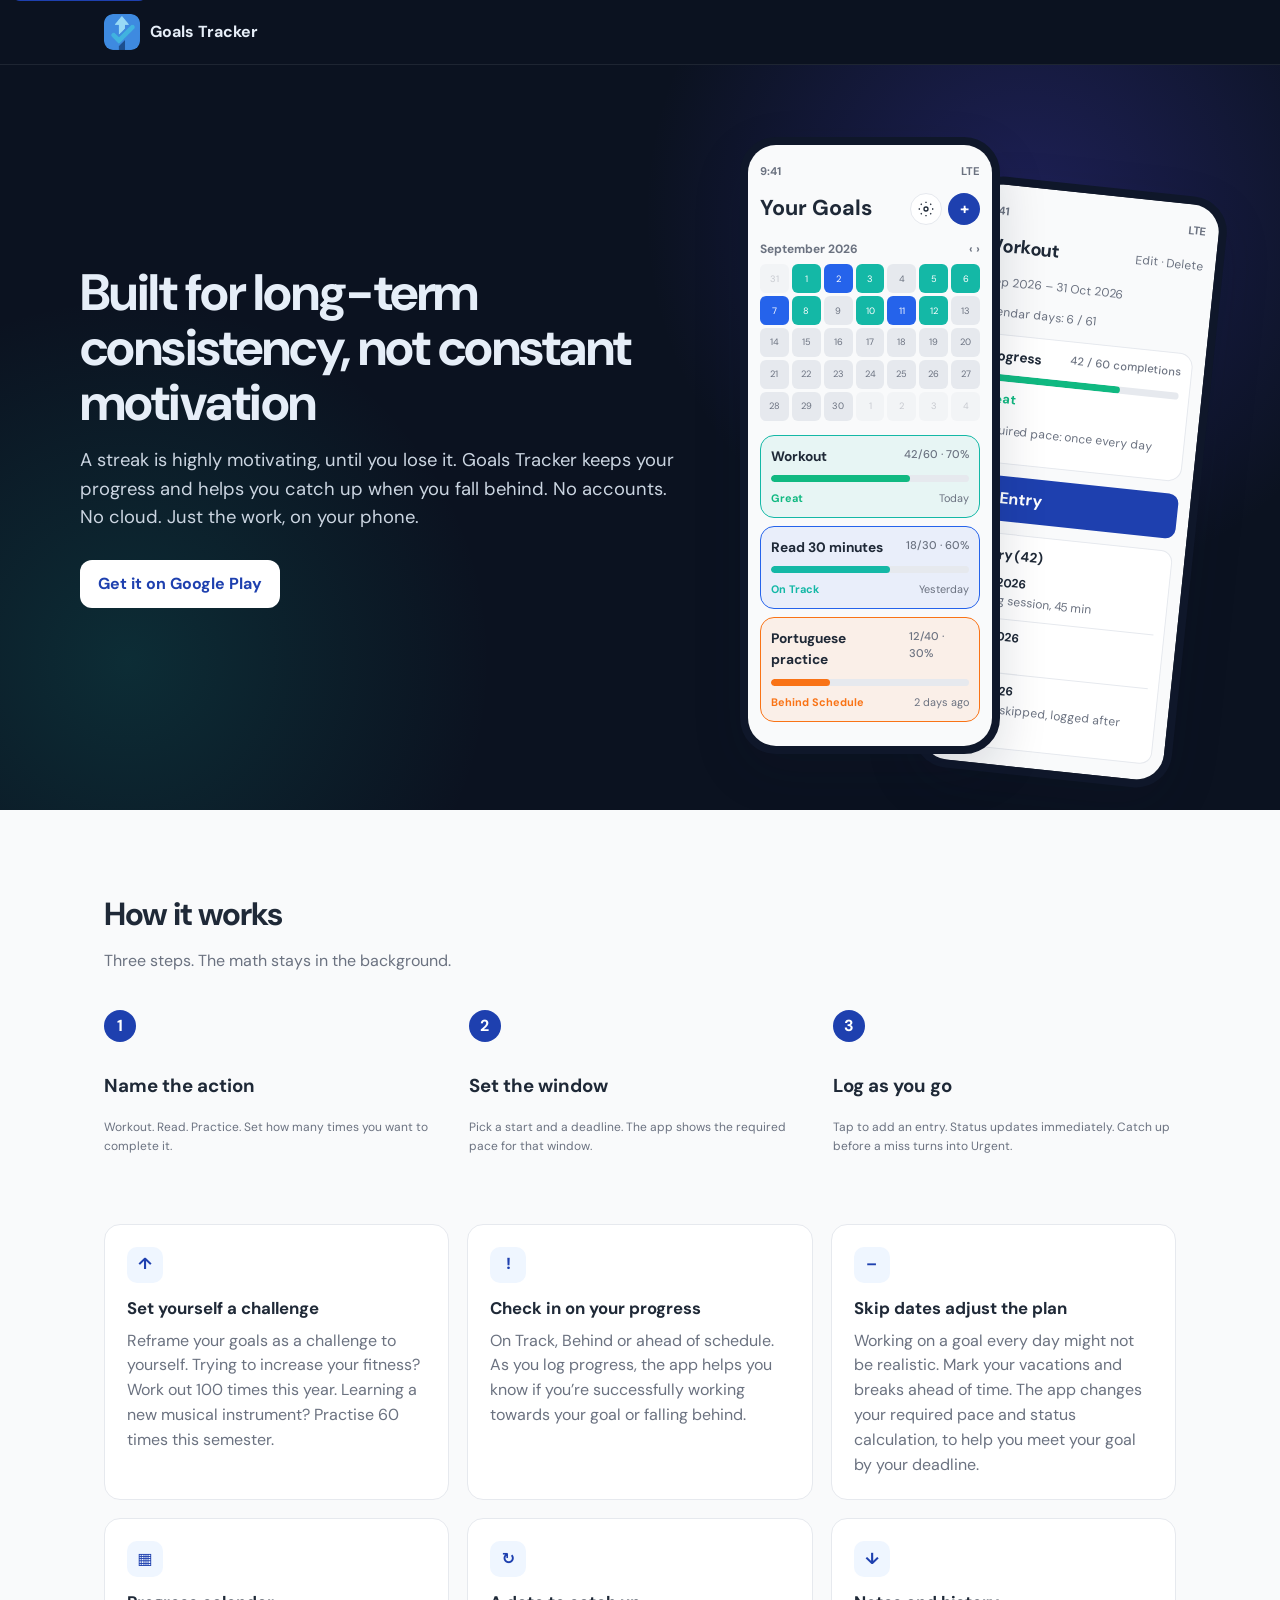
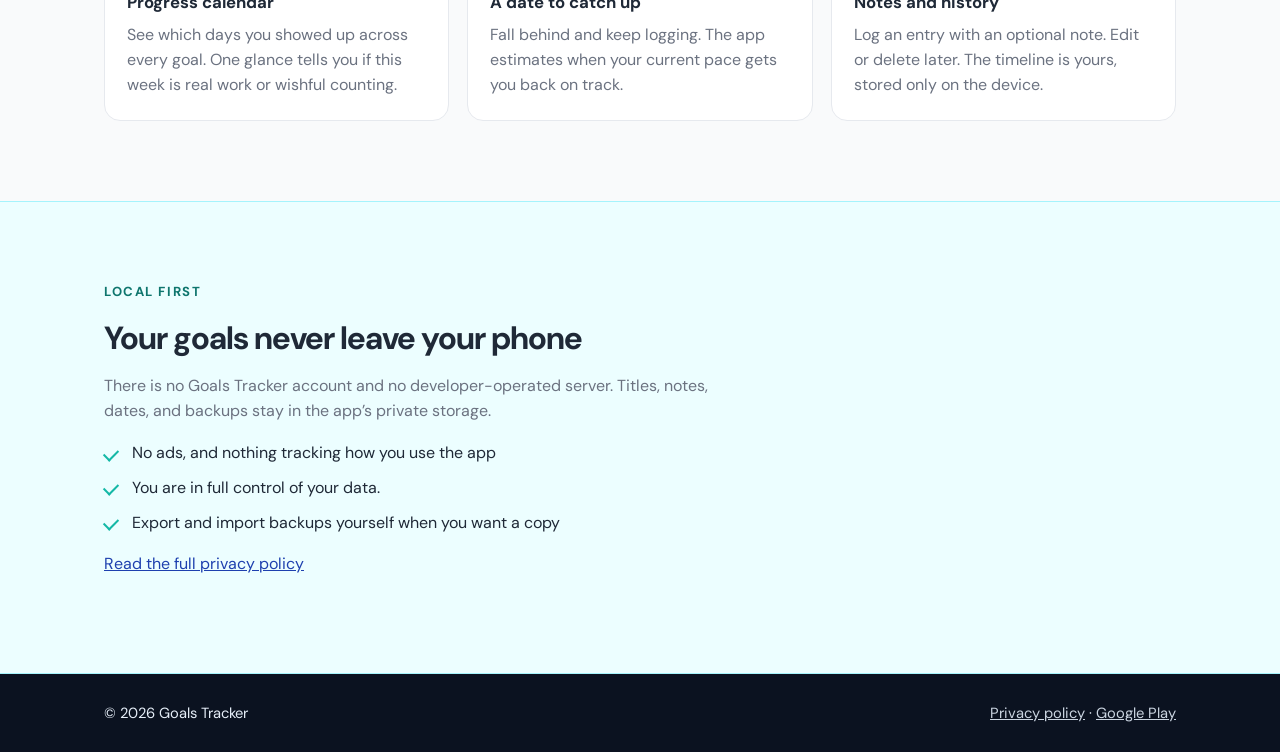
<file: index.html>
<!DOCTYPE html>
<html lang="en">
  <head>
    <meta charset="utf-8" />
    <meta name="viewport" content="width=device-width, initial-scale=1" />
    <title>Goals Tracker: Built for long-term consistency</title>
    <meta
      name="description"
      content="A streak is highly motivating, until you lose it. Goals Tracker keeps your progress and helps you catch up when you fall behind. All data stays on your phone."
    />
    <link rel="canonical" href="https://zepedrodev.github.io/goals-tracker/" />
    <meta property="og:title" content="Goals Tracker" />
    <meta
      property="og:description"
      content="A streak is highly motivating, until you lose it. Goals Tracker keeps your progress and helps you catch up."
    />
    <meta property="og:type" content="website" />
    <meta property="og:url" content="https://zepedrodev.github.io/goals-tracker/" />
    <meta property="og:image" content="https://zepedrodev.github.io/goals-tracker/assets/icon.png" />
    <link rel="icon" href="assets/icon.png" type="image/png" />
    <link rel="apple-touch-icon" href="assets/icon.png" />
    <link rel="preconnect" href="https://fonts.googleapis.com" />
    <link rel="preconnect" href="https://fonts.gstatic.com" crossorigin />
    <link
      href="https://fonts.googleapis.com/css2?family=DM+Sans:ital,opsz,wght@0,9..40,400;0,9..40,500;0,9..40,700;1,9..40,400&display=swap"
      rel="stylesheet"
    />
    <link rel="stylesheet" href="assets/styles.css" />
  </head>
  <body>
    <a class="skip-link" href="#main">Skip to content</a>

    <header class="site-header">
      <nav class="nav" aria-label="Primary">
        <a class="brand" href="./">
          <img src="assets/icon.png" width="36" height="36" alt="" />
          Goals Tracker
        </a>
      </nav>
    </header>

    <main id="main">
      <section class="hero">
        <div class="wrap hero-grid">
          <div>
            <h1>Built for long-term consistency, not constant motivation</h1>
            <p class="lede">
              A streak is highly motivating, until you lose it. Goals Tracker
              keeps your progress and helps you catch up when you fall behind.
              No accounts. No cloud. Just the work, on your phone.
            </p>
            <div class="cta-row">
              <a class="button button-primary" href="https://play.google.com/store/apps/details?id=com.goalstracker.app">
                Get it on Google Play
              </a>
            </div>
          </div>

          <div class="phones" aria-hidden="true">
            <div class="phone phone-home">
              <div class="phone-screen">
                <div class="status-bar"><span>9:41</span><span>LTE</span></div>
                <div class="app-header">
                  <h2>Your Goals</h2>
                  <div class="header-actions">
                    <span class="icon-btn" title="Settings">
                      <svg width="16" height="16" viewBox="0 0 24 24" fill="none" stroke="currentColor" stroke-width="2" aria-hidden="true"><circle cx="12" cy="12" r="3"/><path d="M12 1v2M12 21v2M4.2 4.2l1.4 1.4M18.4 18.4l1.4 1.4M1 12h2M21 12h2M4.2 19.8l1.4-1.4M18.4 5.6l1.4-1.4"/></svg>
                    </span>
                    <span class="add-btn">+</span>
                  </div>
                </div>
                <div class="cal-label"><span>September 2026</span><span>‹ ›</span></div>
                <div class="calendar">
                  <span class="muted">31</span><span class="done">1</span><span class="done-blue">2</span><span class="done">3</span><span>4</span><span class="done">5</span><span class="done">6</span>
                  <span class="done-blue">7</span><span class="done">8</span><span>9</span><span class="done">10</span><span class="done-blue">11</span><span class="done">12</span><span>13</span>
                  <span>14</span><span>15</span><span>16</span><span>17</span><span>18</span><span>19</span><span>20</span>
                  <span>21</span><span>22</span><span>23</span><span>24</span><span>25</span><span>26</span><span>27</span>
                  <span>28</span><span>29</span><span>30</span><span class="muted">1</span><span class="muted">2</span><span class="muted">3</span><span class="muted">4</span>
                </div>
                <article class="goal-card teal">
                  <div class="goal-top">
                    <span>Workout</span>
                    <span class="goal-meta">42/60 · 70%</span>
                  </div>
                  <div class="bar"><i style="width:70%;background:#10b981"></i></div>
                  <div class="goal-foot">
                    <span class="status-great">Great</span>
                    <span>Today</span>
                  </div>
                </article>
                <article class="goal-card blue">
                  <div class="goal-top">
                    <span>Read 30 minutes</span>
                    <span class="goal-meta">18/30 · 60%</span>
                  </div>
                  <div class="bar"><i style="width:60%;background:#14b8a6"></i></div>
                  <div class="goal-foot">
                    <span class="status-track">On Track</span>
                    <span>Yesterday</span>
                  </div>
                </article>
                <article class="goal-card orange">
                  <div class="goal-top">
                    <span>Portuguese practice</span>
                    <span class="goal-meta">12/40 · 30%</span>
                  </div>
                  <div class="bar"><i style="width:30%;background:#f97316"></i></div>
                  <div class="goal-foot">
                    <span class="status-behind">Behind Schedule</span>
                    <span>2 days ago</span>
                  </div>
                </article>
              </div>
            </div>

            <div class="phone phone-detail">
              <div class="phone-screen">
                <div class="status-bar"><span>9:41</span><span>LTE</span></div>
                <div class="detail-title">
                  <h2>Workout</h2>
                  <span class="muted">Edit · Delete</span>
                </div>
                <p class="muted">1 Sep 2026 – 31 Oct 2026</p>
                <p class="muted">Calendar days: 6 / 61</p>
                <div class="goal-card" style="margin-top:12px">
                  <div class="goal-top">
                    <span>Progress</span>
                    <span class="goal-meta">42 / 60 completions</span>
                  </div>
                  <div class="bar"><i style="width:70%;background:#10b981"></i></div>
                  <p class="status-great" style="margin:8px 0 0;font-size:0.8rem">Great</p>
                  <p class="muted">Required pace: once every day</p>
                </div>
                <div class="log-btn">Log Entry</div>
                <div class="history">
                  <h3>History (42)</h3>
                  <p><strong>6 Sep 2026</strong><br /><span class="muted">Morning session, 45 min</span></p>
                  <p><strong>5 Sep 2026</strong><br /><span class="muted">Legs</span></p>
                  <p><strong>3 Sep 2026</strong><br /><span class="muted">Rest day skipped, logged after travel</span></p>
                </div>
              </div>
            </div>
          </div>
        </div>
      </section>

      <section class="section" id="how">
        <div class="wrap">
          <h2>How it works</h2>
          <p class="section-intro">Three steps. The math stays in the background.</p>
          <div class="steps">
            <article>
              <span class="step-num">1</span>
              <h3>Name the action</h3>
              <p class="muted">Workout. Read. Practice. Set how many times you want to complete it.</p>
            </article>
            <article>
              <span class="step-num">2</span>
              <h3>Set the window</h3>
              <p class="muted">Pick a start and a deadline. The app shows the required pace for that window.</p>
            </article>
            <article>
              <span class="step-num">3</span>
              <h3>Log as you go</h3>
              <p class="muted">Tap to add an entry. Status updates immediately. Catch up before a miss turns into Urgent.</p>
            </article>
          </div>
          <div class="features">
            <article class="feature">
              <div class="feature-icon" aria-hidden="true">↑</div>
              <h3>Set yourself a challenge</h3>
              <p>
                Reframe your goals as a challenge to yourself. Trying to
                increase your fitness? Work out 100 times this year. Learning a
                new musical instrument? Practise 60 times this semester.
              </p>
            </article>
            <article class="feature">
              <div class="feature-icon" aria-hidden="true">!</div>
              <h3>Check in on your progress</h3>
              <p>
                On Track, Behind or ahead of schedule. As you log progress, the
                app helps you know if you’re successfully working towards your
                goal or falling behind.
              </p>
            </article>
            <article class="feature">
              <div class="feature-icon" aria-hidden="true">–</div>
              <h3>Skip dates adjust the plan</h3>
              <p>
                Working on a goal every day might not be realistic. Mark your
                vacations and breaks ahead of time. The app changes your
                required pace and status calculation, to help you meet your goal
                by your deadline.
              </p>
            </article>
            <article class="feature">
              <div class="feature-icon" aria-hidden="true">▦</div>
              <h3>Progress calendar</h3>
              <p>
                See which days you showed up across every goal. One glance tells
                you if this week is real work or wishful counting.
              </p>
            </article>
            <article class="feature">
              <div class="feature-icon" aria-hidden="true">↻</div>
              <h3>A date to catch up</h3>
              <p>
                Fall behind and keep logging. The app estimates when your
                current pace gets you back on track.
              </p>
            </article>
            <article class="feature">
              <div class="feature-icon" aria-hidden="true">↓</div>
              <h3>Notes and history</h3>
              <p>
                Log an entry with an optional note. Edit or delete later. The
                timeline is yours, stored only on the device.
              </p>
            </article>
          </div>
        </div>
      </section>

      <section class="section privacy-band" id="privacy-first">
        <div class="wrap privacy-grid">
          <div>
            <p class="kicker" style="color:#0f766e">Local first</p>
            <h2>Your goals never leave your phone</h2>
            <p class="section-intro" style="margin-bottom:18px">
              There is no Goals Tracker account and no developer-operated server.
              Titles, notes, dates, and backups stay in the app’s private storage.
            </p>
            <ul class="checks">
              <li>No ads, and nothing tracking how you use the app</li>
              <li>You are in full control of your data.</li>
              <li>Export and import backups yourself when you want a copy</li>
            </ul>
            <p><a href="privacy/">Read the full privacy policy</a></p>
          </div>
        </div>
      </section>
    </main>

    <footer class="site-footer">
      <div class="wrap footer-row">
        <span>© 2026 Goals Tracker</span>
        <span>
          <a href="privacy/">Privacy policy</a>
          ·
          <a href="https://play.google.com/store/apps/details?id=com.goalstracker.app">Google Play</a>
        </span>
      </div>
    </footer>
  </body>
</html>
</file>
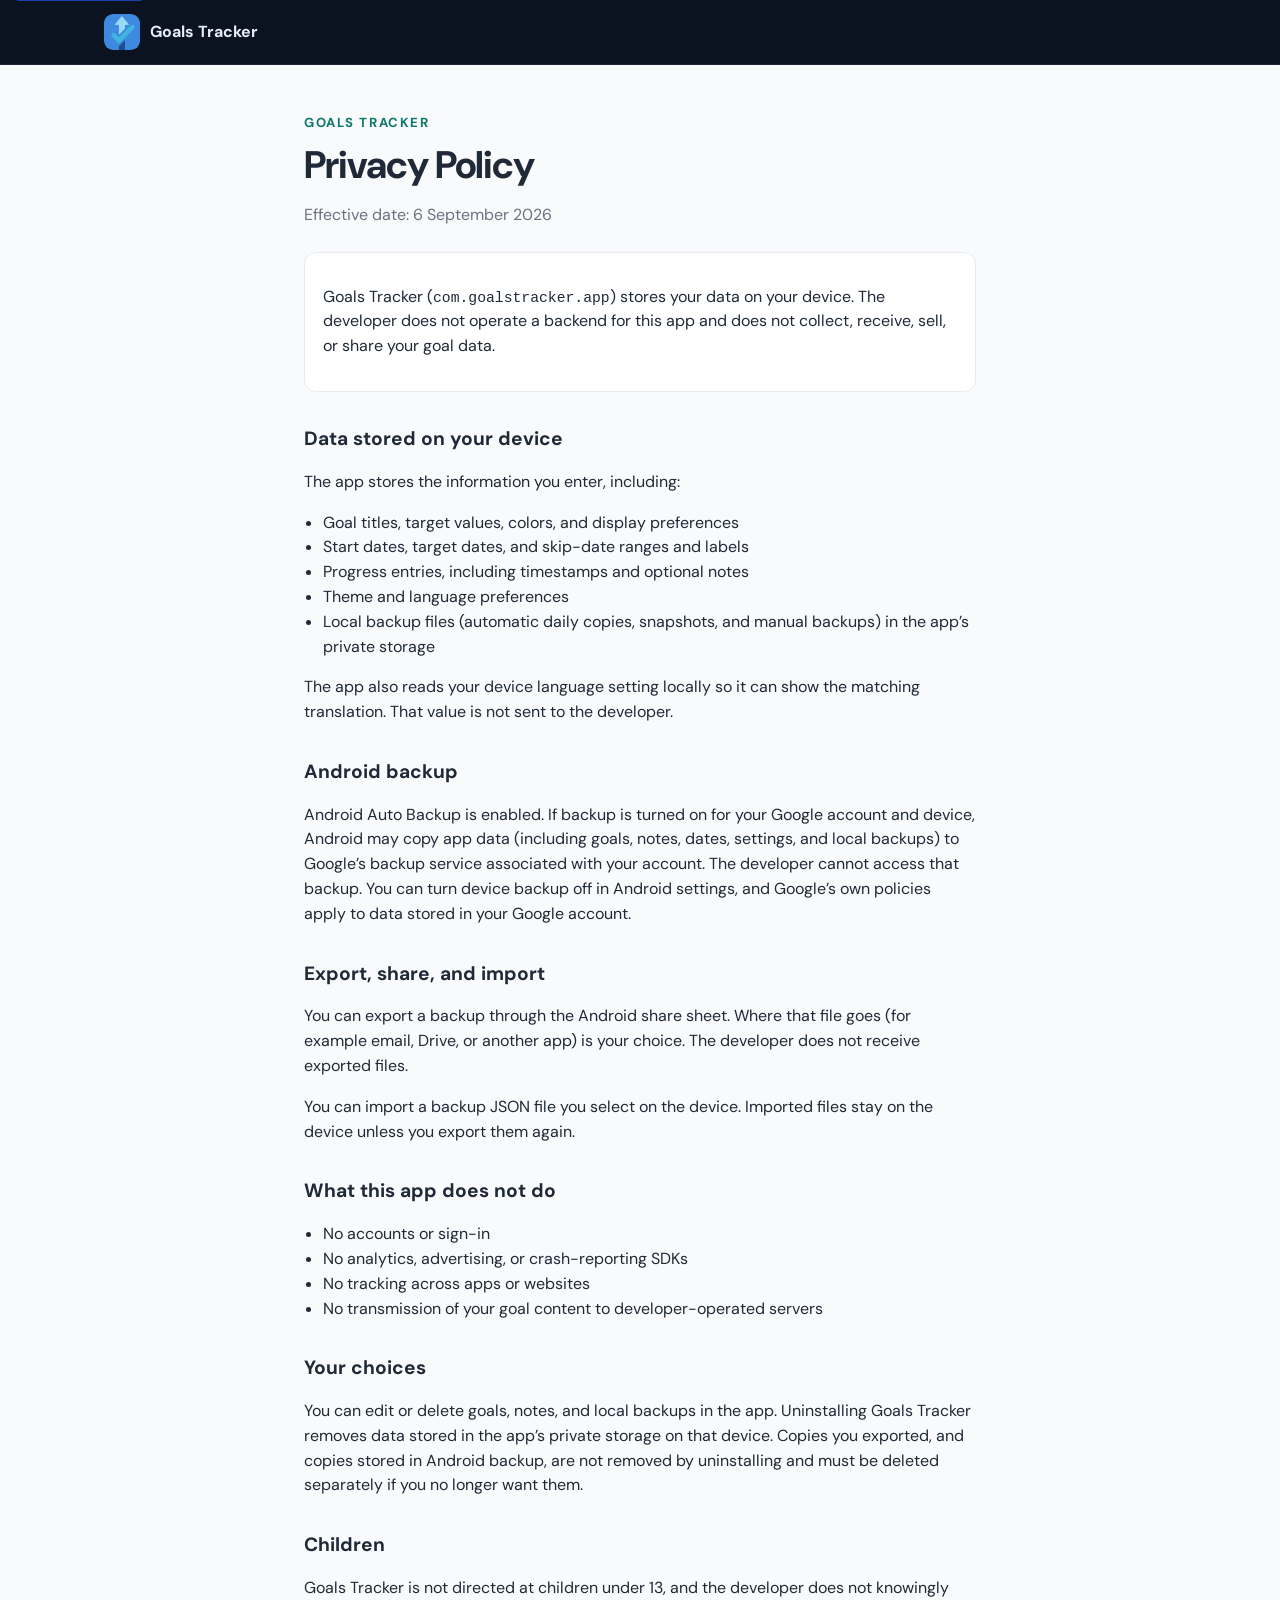
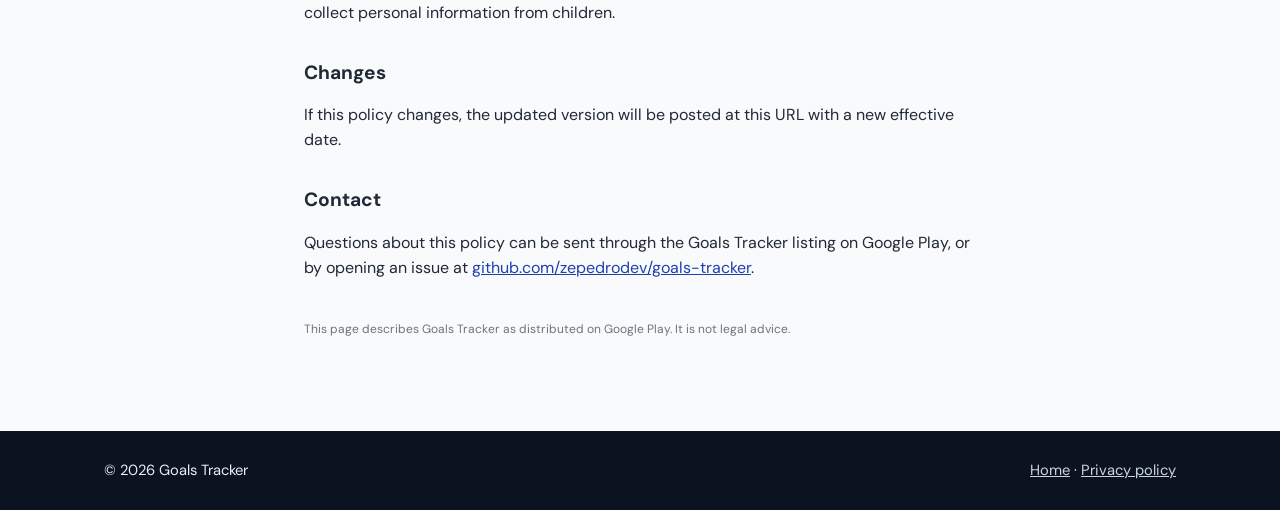
<file: privacy/index.html>
<!DOCTYPE html>
<html lang="en">
  <head>
    <meta charset="utf-8" />
    <meta name="viewport" content="width=device-width, initial-scale=1" />
    <title>Privacy Policy · Goals Tracker</title>
    <meta
      name="description"
      content="Privacy policy for Goals Tracker. Goal data stays on your device. The developer does not operate a backend for this app."
    />
    <link rel="canonical" href="https://zepedrodev.github.io/goals-tracker/privacy/" />
    <link rel="icon" href="../assets/icon.png" type="image/png" />
    <link rel="apple-touch-icon" href="../assets/icon.png" />
    <link rel="preconnect" href="https://fonts.googleapis.com" />
    <link rel="preconnect" href="https://fonts.gstatic.com" crossorigin />
    <link
      href="https://fonts.googleapis.com/css2?family=DM+Sans:ital,opsz,wght@0,9..40,400;0,9..40,500;0,9..40,700;1,9..40,400&display=swap"
      rel="stylesheet"
    />
    <link rel="stylesheet" href="../assets/styles.css" />
  </head>
  <body>
    <a class="skip-link" href="#main">Skip to content</a>

    <header class="site-header">
      <nav class="nav" aria-label="Primary">
        <a class="brand" href="../">
          <img src="../assets/icon.png" width="36" height="36" alt="" />
          Goals Tracker
        </a>
      </nav>
    </header>

    <main id="main" class="legal wrap">
      <p class="kicker" style="color:#0f766e">Goals Tracker</p>
      <h1>Privacy Policy</h1>
      <p class="meta">Effective date: 6 September 2026</p>

      <div class="card">
        <p>
          Goals Tracker (<code>com.goalstracker.app</code>) stores your data on
          your device. The developer does not operate a backend for this app and
          does not collect, receive, sell, or share your goal data.
        </p>
      </div>

      <h2>Data stored on your device</h2>
      <p>The app stores the information you enter, including:</p>
      <ul>
        <li>Goal titles, target values, colors, and display preferences</li>
        <li>Start dates, target dates, and skip-date ranges and labels</li>
        <li>Progress entries, including timestamps and optional notes</li>
        <li>Theme and language preferences</li>
        <li>
          Local backup files (automatic daily copies, snapshots, and manual
          backups) in the app’s private storage
        </li>
      </ul>
      <p>
        The app also reads your device language setting locally so it can show
        the matching translation. That value is not sent to the developer.
      </p>

      <h2>Android backup</h2>
      <p>
        Android Auto Backup is enabled. If backup is turned on for your Google
        account and device, Android may copy app data (including goals, notes,
        dates, settings, and local backups) to Google’s backup service
        associated with your account. The developer cannot access that backup.
        You can turn device backup off in Android settings, and Google’s own
        policies apply to data stored in your Google account.
      </p>

      <h2>Export, share, and import</h2>
      <p>
        You can export a backup through the Android share sheet. Where that file
        goes (for example email, Drive, or another app) is your choice. The
        developer does not receive exported files.
      </p>
      <p>
        You can import a backup JSON file you select on the device. Imported
        files stay on the device unless you export them again.
      </p>

      <h2>What this app does not do</h2>
      <ul>
        <li>No accounts or sign-in</li>
        <li>No analytics, advertising, or crash-reporting SDKs</li>
        <li>No tracking across apps or websites</li>
        <li>No transmission of your goal content to developer-operated servers</li>
      </ul>

      <h2>Your choices</h2>
      <p>
        You can edit or delete goals, notes, and local backups in the app.
        Uninstalling Goals Tracker removes data stored in the app’s private
        storage on that device. Copies you exported, and copies stored in
        Android backup, are not removed by uninstalling and must be deleted
        separately if you no longer want them.
      </p>

      <h2>Children</h2>
      <p>
        Goals Tracker is not directed at children under 13, and the developer
        does not knowingly collect personal information from children.
      </p>

      <h2>Changes</h2>
      <p>
        If this policy changes, the updated version will be posted at this URL
        with a new effective date.
      </p>

      <h2>Contact</h2>
      <p>
        Questions about this policy can be sent through the Goals Tracker
        listing on Google Play, or by opening an issue at
        <a href="https://github.com/zepedrodev/goals-tracker">github.com/zepedrodev/goals-tracker</a>.
      </p>

      <p class="muted" style="margin-top:2.5rem">
        This page describes Goals Tracker as distributed on Google Play. It is
        not legal advice.
      </p>
    </main>

    <footer class="site-footer">
      <div class="wrap footer-row">
        <span>© 2026 Goals Tracker</span>
        <span>
          <a href="../">Home</a>
          ·
          <a href="./">Privacy policy</a>
        </span>
      </div>
    </footer>
  </body>
</html>
</file>
<file: assets/styles.css>
:root {
  --bg: #f9fafb;
  --surface: #ffffff;
  --text: #1f2937;
  --muted: #6b7280;
  --faint: #9ca3af;
  --border: #e6e9ee;
  --primary: #1e40af;
  --primary-hover: #1d4ed8;
  --secondary: #14b8a6;
  --success: #10b981;
  --warning: #f97316;
  --info: #2563eb;
  --hero: #0b1220;
  --hero-text: #e6eef8;
  --radius: 16px;
  --shadow: 0 18px 50px rgba(15, 23, 42, 0.14);
  --max: 1120px;
}

* {
  box-sizing: border-box;
}

html {
  scroll-behavior: smooth;
}

body {
  margin: 0;
  color: var(--text);
  background: var(--bg);
  font-family: "DM Sans", system-ui, -apple-system, "Segoe UI", sans-serif;
  line-height: 1.55;
}

img {
  max-width: 100%;
  display: block;
}

a {
  color: var(--primary);
}

.skip-link {
  position: absolute;
  left: 12px;
  top: -40px;
  z-index: 20;
  padding: 8px 12px;
  background: var(--primary);
  color: #fff;
  border-radius: 8px;
}

.skip-link:focus {
  top: 12px;
}

.site-header,
.site-footer {
  background: var(--hero);
  color: var(--hero-text);
}

.site-header {
  position: sticky;
  top: 0;
  z-index: 10;
  border-bottom: 1px solid rgba(255, 255, 255, 0.08);
}

.nav {
  display: flex;
  align-items: center;
  justify-content: space-between;
  flex-wrap: wrap;
  gap: 16px;
  max-width: var(--max);
  margin: 0 auto;
  padding: 14px 24px;
}

.brand {
  display: flex;
  align-items: center;
  gap: 10px;
  color: inherit;
  text-decoration: none;
  font-weight: 700;
}

.brand img {
  width: 36px;
  height: 36px;
  border-radius: 9px;
}

.nav-links {
  display: flex;
  align-items: center;
  gap: 8px 18px;
}

.nav-links a {
  color: #cbd5e1;
  text-decoration: none;
  font-size: 0.95rem;
}

.nav-links a:hover,
.nav-links a[aria-current="page"] {
  color: #fff;
}

.wrap {
  max-width: var(--max);
  margin: 0 auto;
  padding: 0 24px;
}

.hero {
  background:
    radial-gradient(circle at 80% 20%, rgba(79, 70, 229, 0.28), transparent 32%),
    radial-gradient(circle at 10% 80%, rgba(20, 184, 166, 0.16), transparent 28%),
    var(--hero);
  color: var(--hero-text);
  overflow: hidden;
}

.hero-grid {
  display: grid;
  grid-template-columns: minmax(0, 1fr) minmax(280px, 460px);
  gap: 48px;
  align-items: center;
  padding: 72px 0 56px;
}

.kicker {
  margin: 0 0 12px;
  color: #99f6e4;
  font-size: 0.82rem;
  font-weight: 700;
  letter-spacing: 0.12em;
  text-transform: uppercase;
}

h1 {
  margin: 0 0 16px;
  font-size: clamp(2.2rem, 4vw, 3.4rem);
  line-height: 1.08;
  letter-spacing: -0.03em;
}

.lede {
  margin: 0 0 28px;
  max-width: 38rem;
  color: #cbd5e1;
  font-size: 1.15rem;
}

.cta-row {
  display: flex;
  flex-wrap: wrap;
  gap: 12px;
  margin-bottom: 18px;
}

.button {
  display: inline-flex;
  align-items: center;
  justify-content: center;
  gap: 8px;
  min-height: 48px;
  padding: 0 18px;
  border-radius: 12px;
  text-decoration: none;
  font-weight: 700;
}

.button-primary {
  background: #fff;
  color: var(--primary);
}

.button-primary:hover {
  background: #eff6ff;
}

.button-ghost {
  border: 1px solid rgba(255, 255, 255, 0.2);
  color: #fff;
}

.button-ghost:hover {
  background: rgba(255, 255, 255, 0.06);
}

.fine-print {
  margin: 0;
  color: #94a3b8;
  font-size: 0.92rem;
}

.phones {
  position: relative;
  min-height: 540px;
}

.phone {
  width: 260px;
  background: #111827;
  border: 8px solid #0f172a;
  border-radius: 36px;
  box-shadow: var(--shadow);
  overflow: hidden;
}

.phone-screen {
  background: var(--bg);
  color: var(--text);
  min-height: 500px;
  padding: 18px 12px 16px;
}

.phone-home {
  position: relative;
  z-index: 2;
}

.phone-detail {
  position: absolute;
  right: 0;
  top: 48px;
  transform: rotate(6deg);
  z-index: 1;
}

.status-bar {
  display: flex;
  justify-content: space-between;
  color: var(--muted);
  font-size: 0.7rem;
  font-weight: 700;
  margin-bottom: 12px;
}

.app-header {
  display: flex;
  justify-content: space-between;
  align-items: center;
  margin-bottom: 14px;
}

.app-header h2 {
  margin: 0;
  font-size: 1.35rem;
}

.icon-btn,
.add-btn {
  width: 32px;
  height: 32px;
  border-radius: 16px;
  display: grid;
  place-items: center;
  font-weight: 700;
}

.icon-btn {
  background: var(--surface);
  border: 1px solid var(--border);
  color: var(--text);
}

.add-btn {
  background: var(--primary);
  color: #fff;
}

.header-actions {
  display: flex;
  gap: 6px;
}

.cal-label {
  display: flex;
  justify-content: space-between;
  color: var(--muted);
  font-size: 0.75rem;
  font-weight: 700;
  margin-bottom: 6px;
}

.calendar {
  display: grid;
  grid-template-columns: repeat(7, 1fr);
  gap: 3px;
  margin-bottom: 14px;
}

.calendar span {
  aspect-ratio: 1;
  border-radius: 6px;
  background: var(--border);
  font-size: 0.58rem;
  display: grid;
  place-items: center;
  color: var(--muted);
}

.calendar .done {
  background: var(--secondary);
  color: #fff;
}

.calendar .done-blue {
  background: var(--info);
  color: #fff;
}

.calendar .muted {
  opacity: 0.35;
}

.goal-card {
  background: var(--surface);
  border: 1.5px solid var(--border);
  border-radius: 14px;
  padding: 10px;
  margin-bottom: 8px;
}

.goal-card.teal {
  background: rgba(20, 184, 166, 0.08);
  border-color: var(--secondary);
}

.goal-card.blue {
  background: rgba(37, 99, 235, 0.08);
  border-color: var(--info);
}

.goal-card.orange {
  background: rgba(249, 115, 22, 0.08);
  border-color: var(--warning);
}

.goal-top {
  display: flex;
  justify-content: space-between;
  gap: 8px;
  font-size: 0.86rem;
  font-weight: 700;
}

.goal-meta {
  color: var(--muted);
  font-size: 0.7rem;
  font-weight: 500;
}

.bar {
  height: 7px;
  background: var(--border);
  border-radius: 4px;
  margin: 8px 0;
  overflow: hidden;
  position: relative;
}

.bar > i {
  display: block;
  height: 100%;
  border-radius: 4px;
}

.goal-foot {
  display: flex;
  justify-content: space-between;
  font-size: 0.68rem;
  color: var(--muted);
}

.status-great { color: var(--success); font-weight: 700; }
.status-track { color: var(--secondary); font-weight: 700; }
.status-behind { color: var(--warning); font-weight: 700; }

.detail-title {
  display: flex;
  justify-content: space-between;
  align-items: center;
}

.detail-title h2 {
  margin: 0;
  font-size: 1.15rem;
}

.muted {
  color: var(--muted);
  font-size: 0.75rem;
}

.log-btn {
  width: 100%;
  margin: 12px 0;
  padding: 10px;
  border: 0;
  border-radius: 10px;
  background: var(--primary);
  color: #fff;
  font-weight: 700;
}

.history {
  background: var(--surface);
  border: 1px solid var(--border);
  border-radius: 12px;
  padding: 10px;
}

.history h3 {
  margin: 0 0 8px;
  font-size: 0.85rem;
}

.history p {
  margin: 0 0 8px;
  padding-bottom: 8px;
  border-bottom: 1px solid var(--border);
  font-size: 0.75rem;
}

.history p:last-child {
  margin: 0;
  padding: 0;
  border: 0;
}

.section {
  padding: 80px 0;
}

.section h2 {
  margin: 0 0 10px;
  font-size: 2rem;
  letter-spacing: -0.03em;
}

.section-intro {
  margin: 0 0 36px;
  max-width: 40rem;
  color: var(--muted);
}

.features {
  display: grid;
  grid-template-columns: repeat(3, 1fr);
  gap: 18px;
  margin-top: 56px;
}

.feature {
  background: var(--surface);
  border: 1px solid var(--border);
  border-radius: var(--radius);
  padding: 22px;
}

.feature h3 {
  margin: 0 0 8px;
  font-size: 1.05rem;
}

.feature p {
  margin: 0;
  color: var(--muted);
}

.feature p + p {
  margin-top: 0.7em;
}

.feature-icon {
  width: 36px;
  height: 36px;
  margin-bottom: 12px;
  border-radius: 10px;
  display: grid;
  place-items: center;
  background: #eff6ff;
  color: var(--primary);
  font-weight: 800;
}

.steps {
  display: grid;
  grid-template-columns: repeat(3, 1fr);
  gap: 22px;
}

.step-num {
  display: inline-grid;
  place-items: center;
  width: 32px;
  height: 32px;
  margin-bottom: 10px;
  border-radius: 999px;
  background: var(--primary);
  color: #fff;
  font-weight: 700;
}

.privacy-band {
  background: #ecfeff;
  border-top: 1px solid #a5f3fc;
  border-bottom: 1px solid #a5f3fc;
}

.privacy-grid {
  display: grid;
  grid-template-columns: minmax(0, 40rem);
}

.checks {
  margin: 0;
  padding: 0;
  list-style: none;
}

.checks li {
  position: relative;
  padding-left: 28px;
  margin: 0 0 10px;
}

.checks li::before {
  content: "";
  position: absolute;
  left: 0;
  top: 0.45em;
  width: 12px;
  height: 7px;
  border-left: 2.5px solid var(--secondary);
  border-bottom: 2.5px solid var(--secondary);
  transform: rotate(-45deg);
}

.site-footer {
  padding: 28px 0;
}

.footer-row {
  display: flex;
  justify-content: space-between;
  gap: 16px;
  flex-wrap: wrap;
  font-size: 0.92rem;
}

.site-footer a {
  color: #cbd5e1;
}

.legal {
  max-width: 42rem;
  padding: 48px 0 80px;
}

.legal h1 {
  font-size: 2.4rem;
}

.legal .meta {
  color: var(--muted);
  margin: 0 0 24px;
}

.legal .card {
  background: var(--surface);
  border: 1px solid var(--border);
  border-radius: 12px;
  padding: 16px 18px;
}

.legal h2 {
  margin: 2rem 0 0.7rem;
  font-size: 1.2rem;
}

.legal ul {
  padding-left: 1.2rem;
}

code {
  font-family: ui-monospace, SFMono-Regular, Consolas, monospace;
  font-size: 0.92em;
}

@media (max-width: 900px) {
  .hero-grid,
  .features,
  .steps,
  .privacy-grid {
    grid-template-columns: 1fr;
  }

  .phones {
    min-height: 0;
    display: flex;
    justify-content: center;
    padding-bottom: 24px;
  }

  .phone-detail {
    display: none;
  }

  .section {
    padding: 56px 0;
  }
}

@media (max-width: 560px) {
  h1 {
    font-size: 2rem;
  }

  .nav-links a {
    font-size: 0.85rem;
  }
}

@media (prefers-reduced-motion: reduce) {
  html {
    scroll-behavior: auto;
  }
}
</file>
